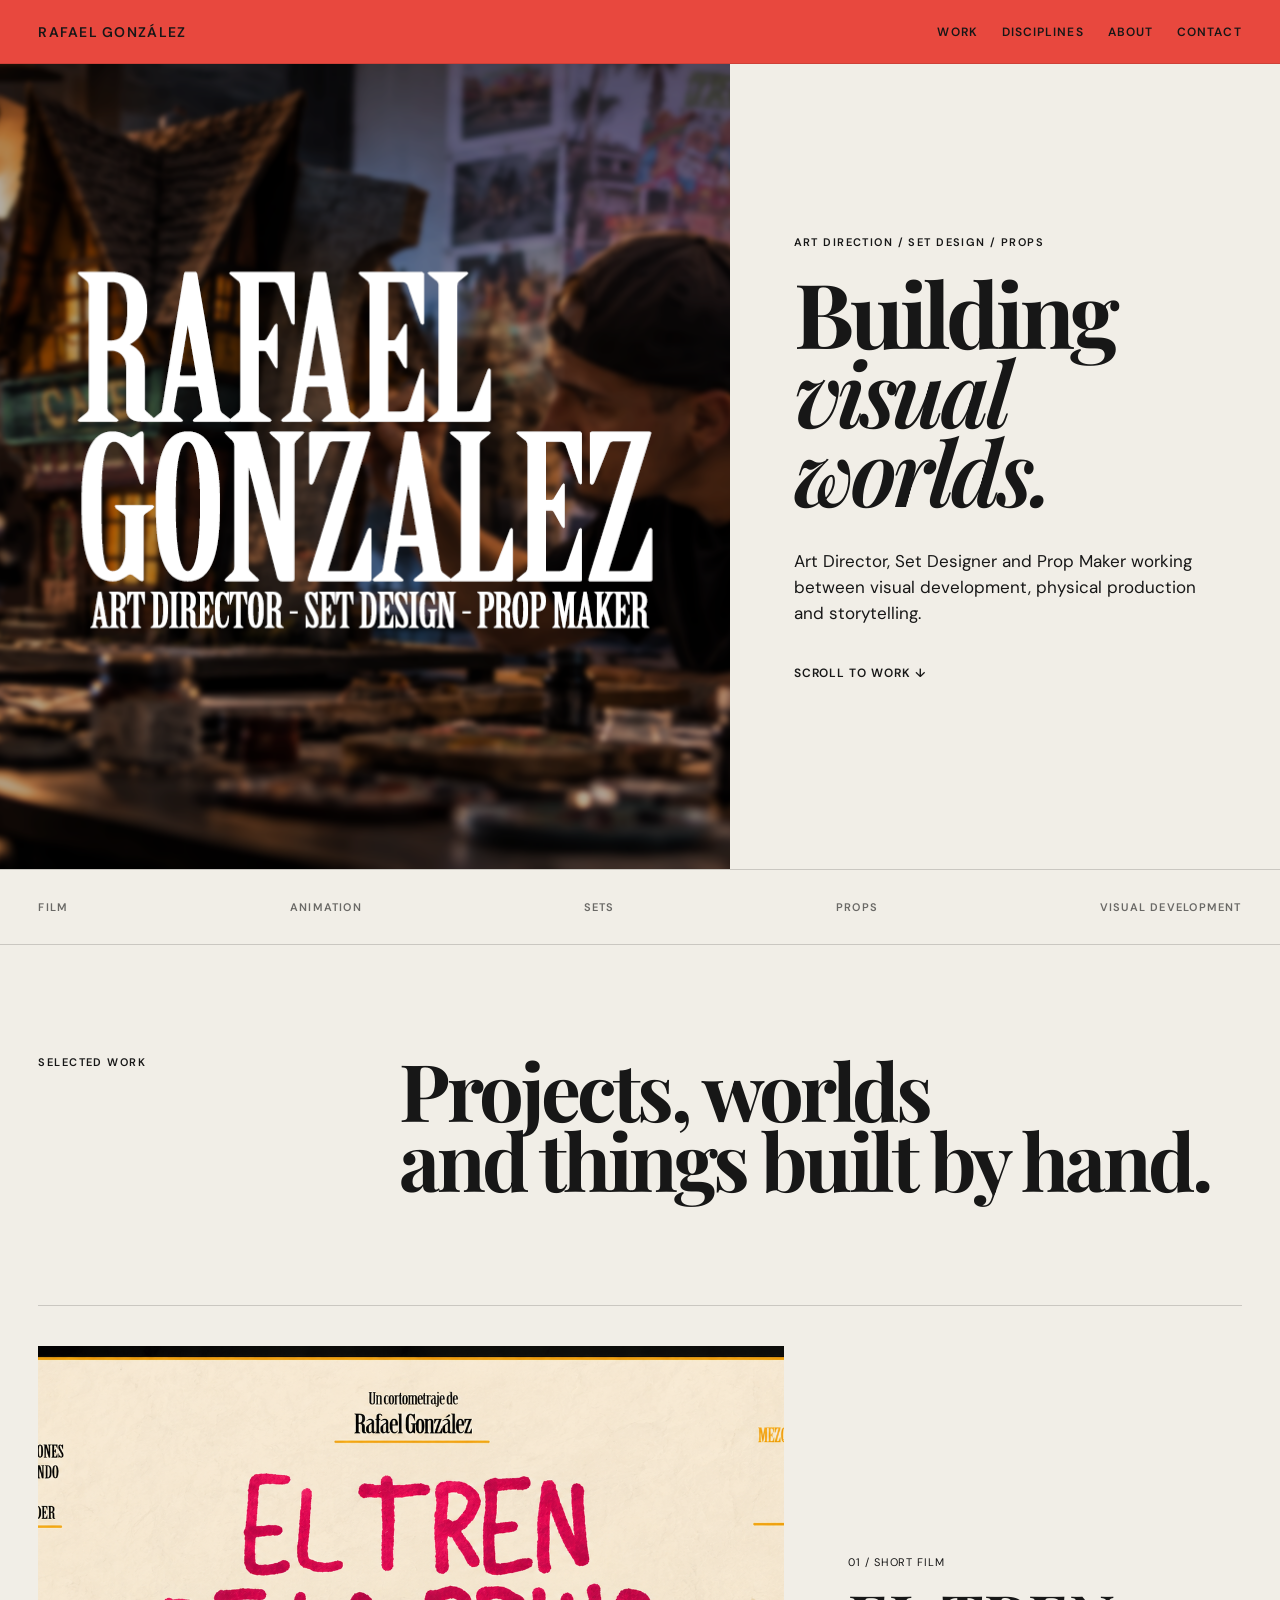
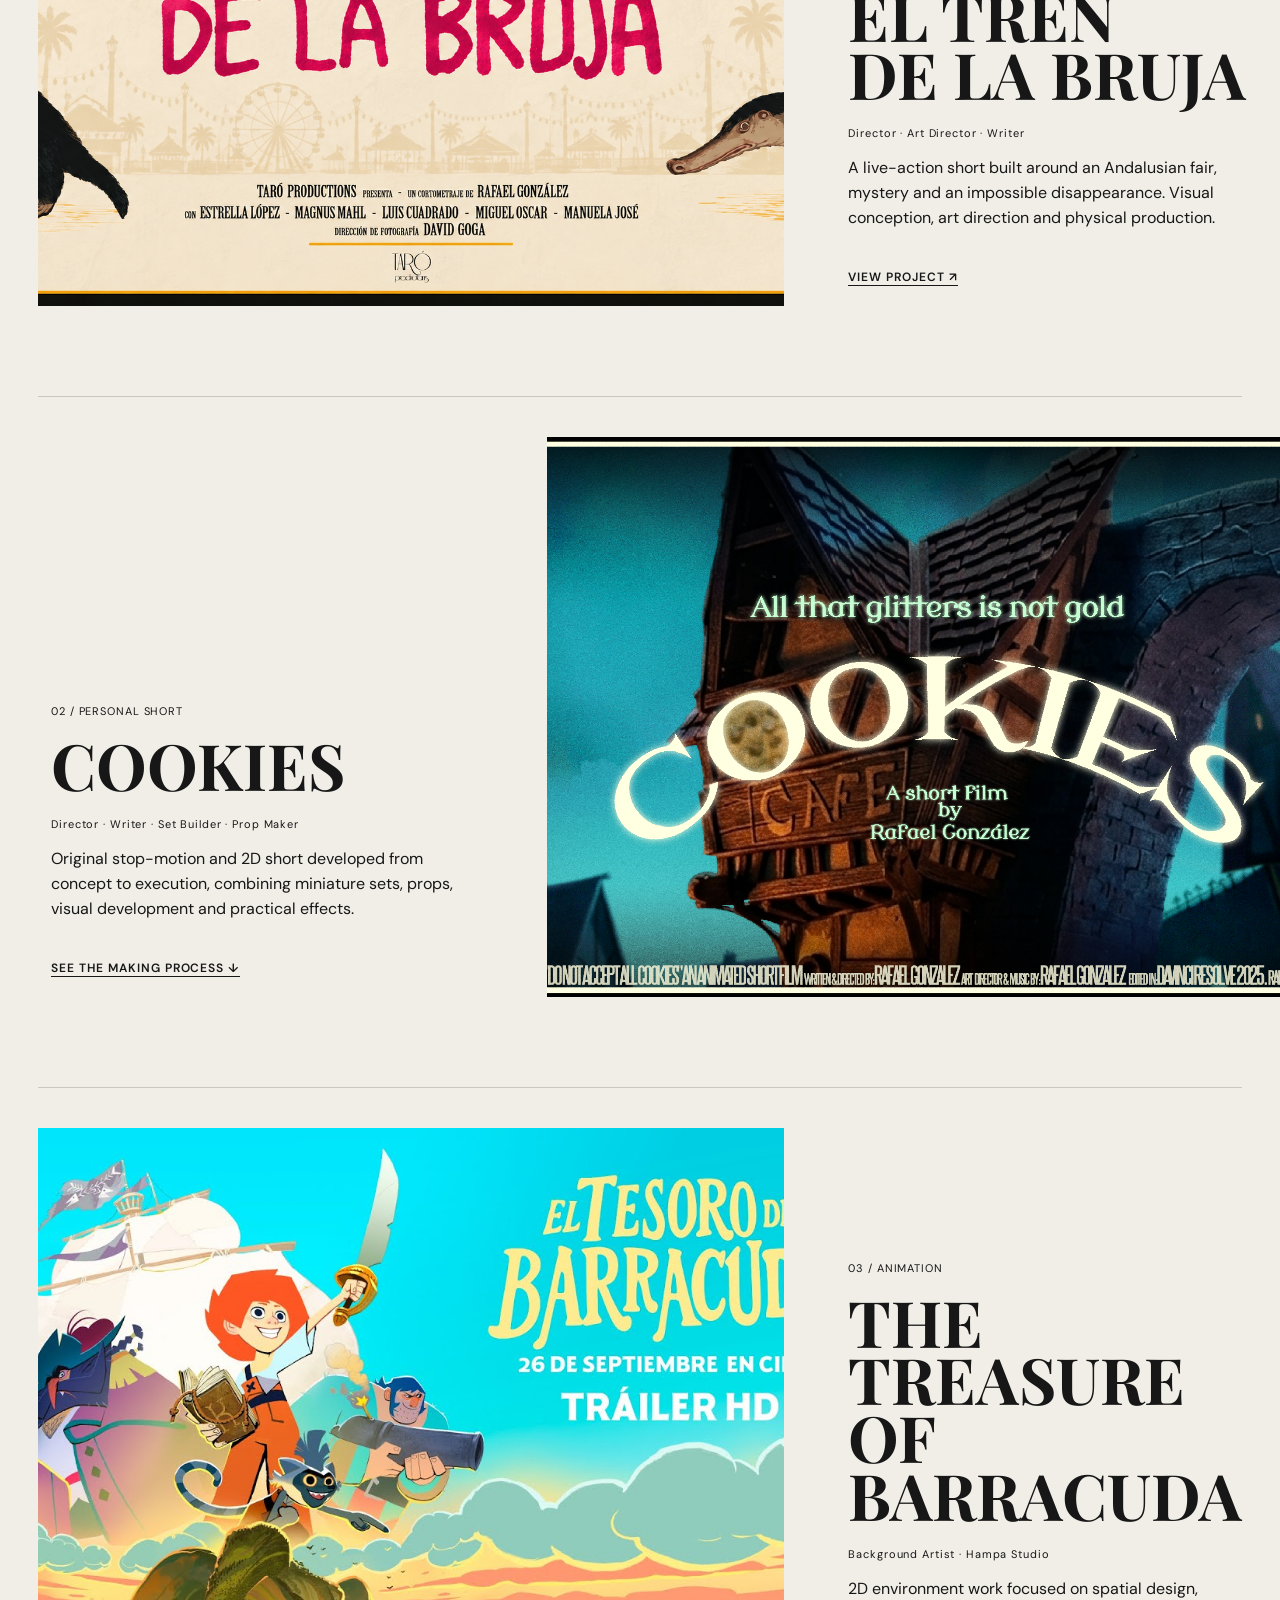
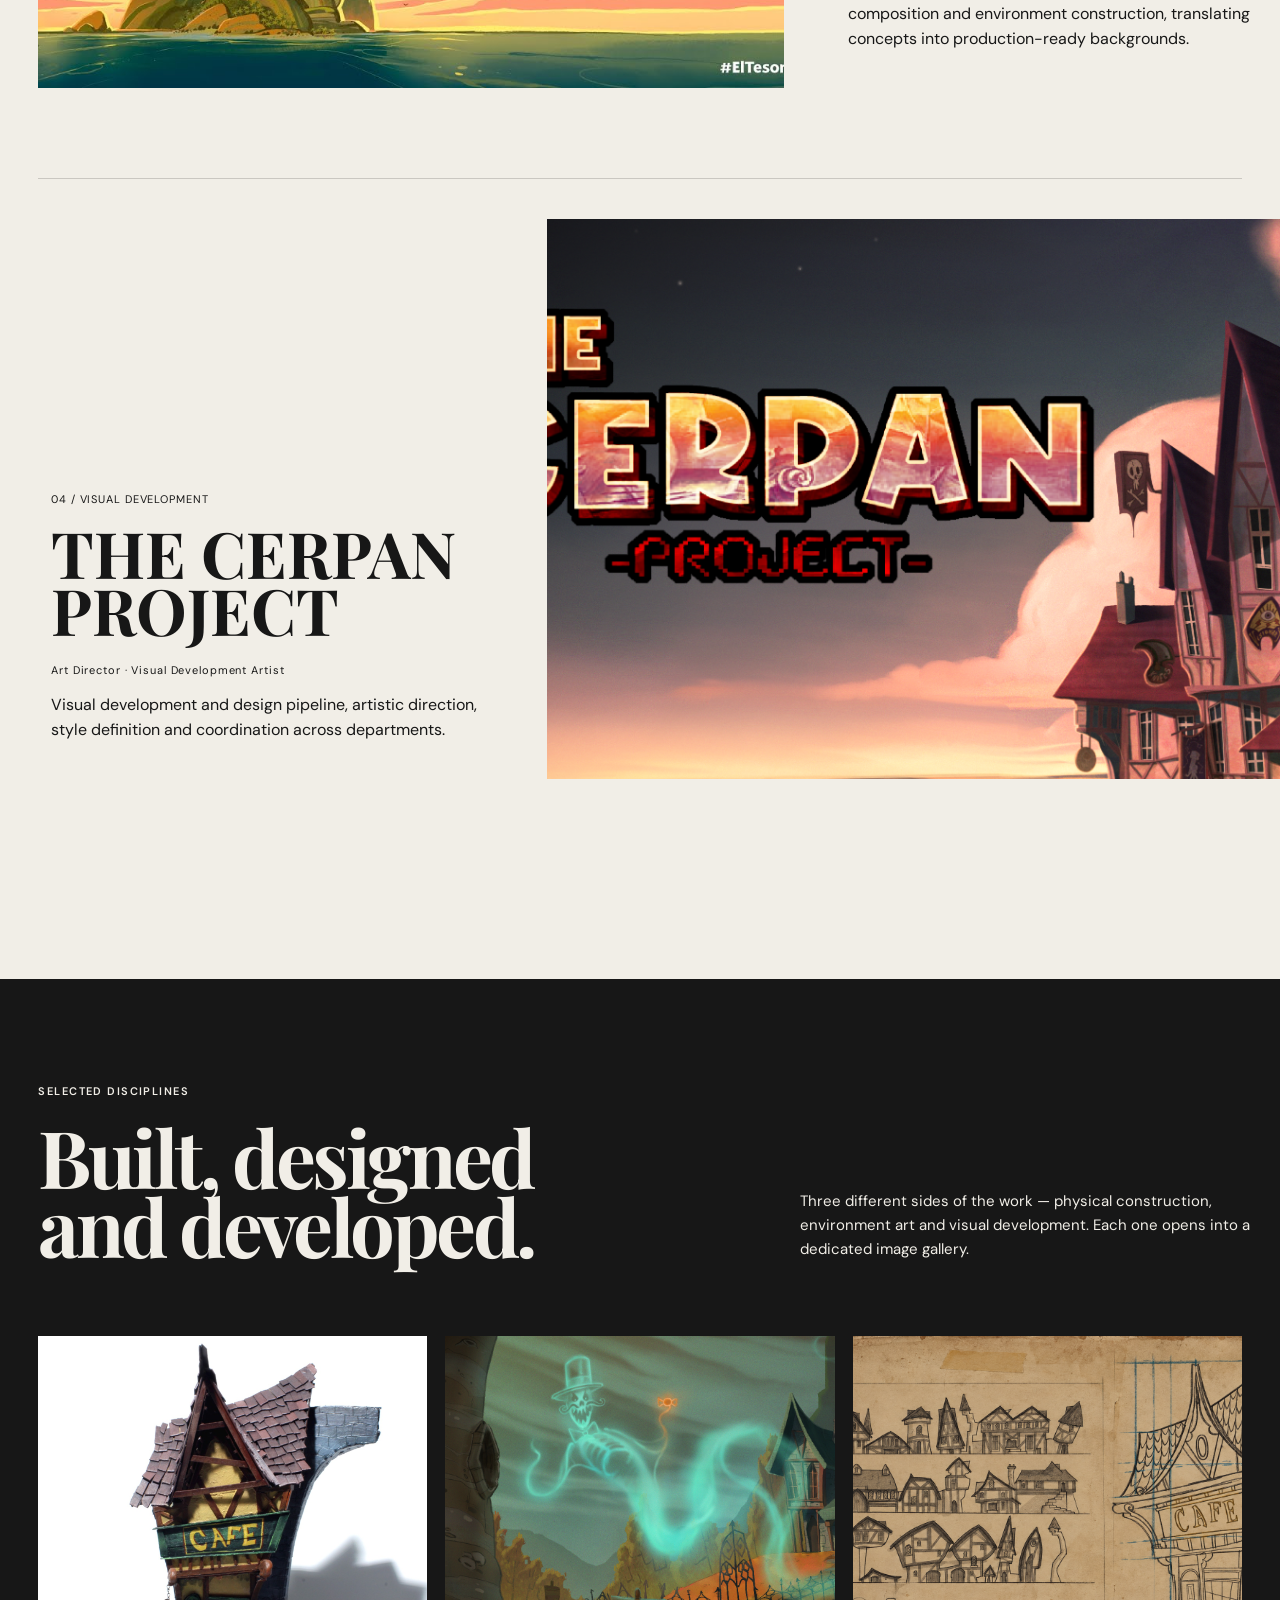
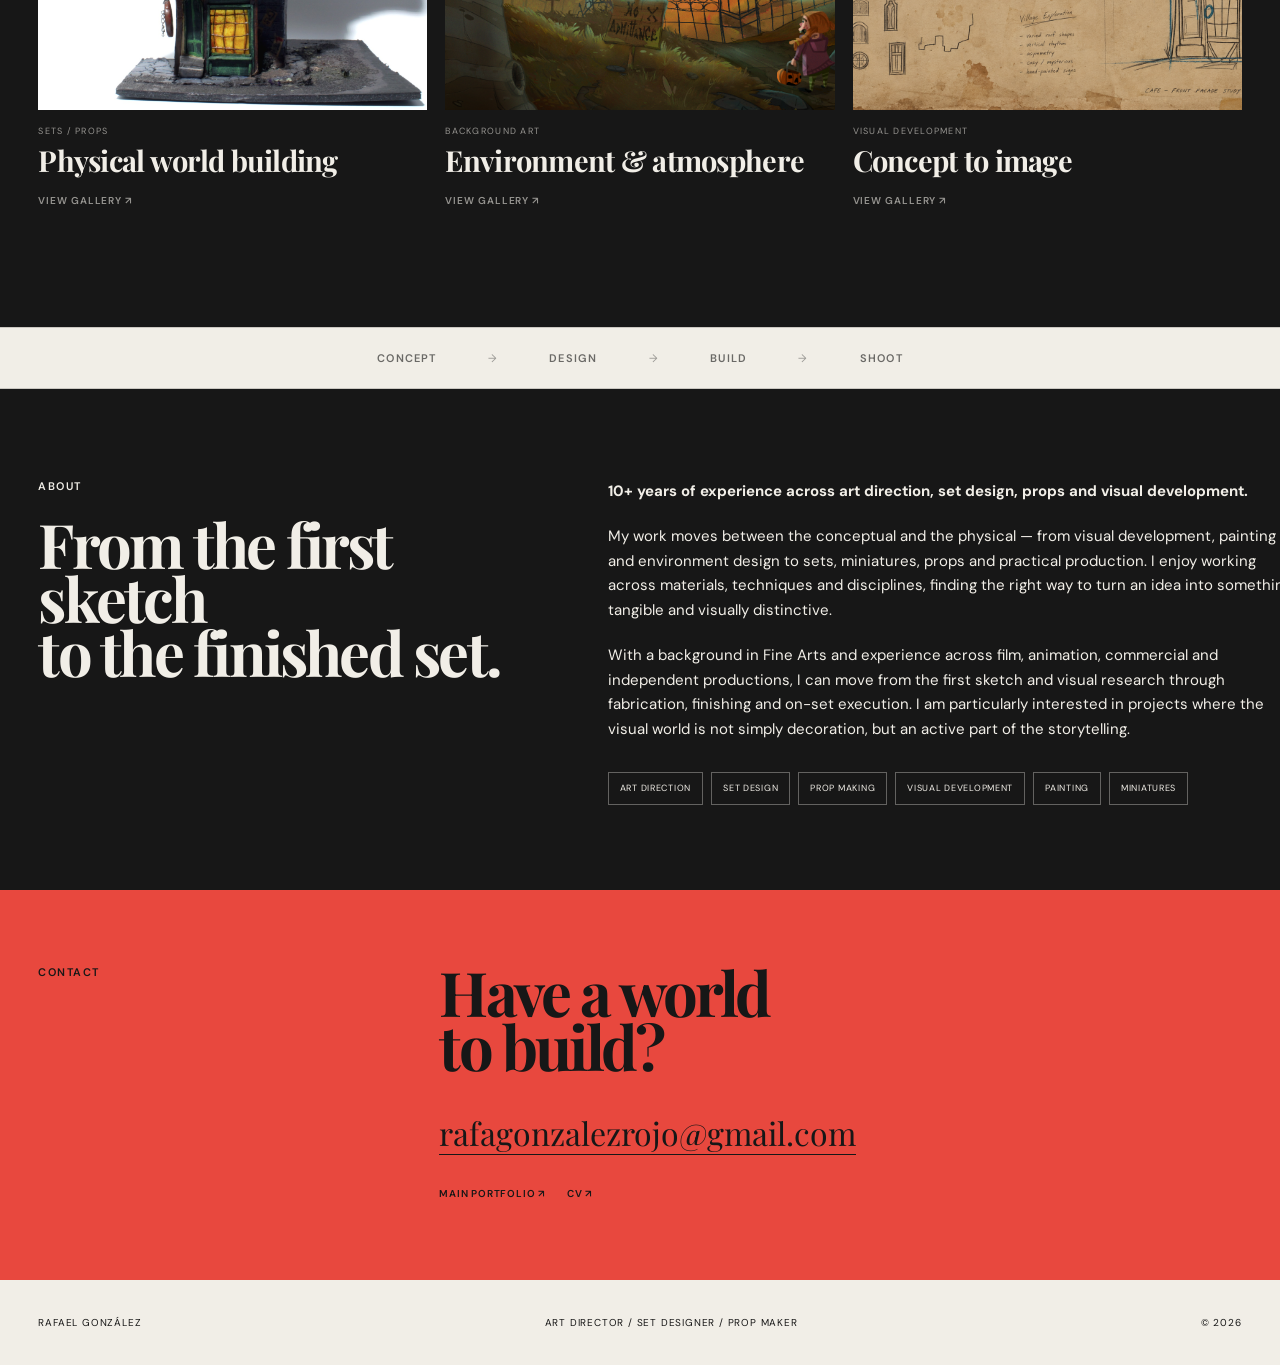
<file: index.html>
<!doctype html>
<html lang="en">
<head>
<meta charset="utf-8"><meta name="viewport" content="width=device-width,initial-scale=1">
<title>Rafael González — Art Direction</title>
<link rel="preconnect" href="https://fonts.googleapis.com"><link rel="preconnect" href="https://fonts.gstatic.com" crossorigin>
<link href="https://fonts.googleapis.com/css2?family=DM+Sans:wght@400;500;600&family=Playfair+Display:ital,wght@0,600;1,600&display=swap" rel="stylesheet">
<link rel="stylesheet" href="style.css">
</head>
<body>
<header class="nav"><a class="brand" href="#top">RAFAEL GONZÁLEZ</a><nav><a href="#work">WORK</a><a href="#built">DISCIPLINES</a><a href="#about">ABOUT</a><a href="#contact">CONTACT</a></nav></header>
<main id="top">
<section class="top-banner"><span>ART DIRECTION / SET DESIGN / PROPS / VISUAL DEVELOPMENT</span><span>BUILT · DESIGNED · DEVELOPED</span></section>
<section class="hero"><div class="hero-image"><img src="assets/hero1.jpg" alt="Art direction work by Rafael González"></div><div class="hero-copy"><p class="eyebrow">ART DIRECTION / SET DESIGN / PROPS</p><h1>Building<br><em>visual worlds.</em></h1><p class="lead">Art Director, Set Designer and Prop Maker working between visual development, physical production and storytelling.</p><a class="scroll" href="#work">SCROLL TO WORK ↓</a></div></section>

<section class="discipline-strip"><span>FILM</span><span>ANIMATION</span><span>SETS</span><span>PROPS</span><span>VISUAL DEVELOPMENT</span></section>

<section id="work" class="work"><div class="section-head"><p class="eyebrow">SELECTED WORK</p><h2>Projects, worlds<br>and things built by hand.</h2></div>
<article class="project"><a class="project-media" href="https://eltrendelabrujafilm.com/" target="_blank" rel="noopener"><img src="assets/project-01-19.jpg" alt="El Tren de la Bruja"></a><div class="project-info"><p class="index">01 / SHORT FILM</p><h3>EL TREN<br>DE LA BRUJA</h3><p class="role">Director · Art Director · Writer</p><p>A live-action short built around an Andalusian fair, mystery and an impossible disappearance. Visual conception, art direction and physical production.</p><a class="project-link" href="https://eltrendelabrujafilm.com/" target="_blank" rel="noopener">VIEW PROJECT ↗</a></div></article>
<article class="project reverse"><a class="project-media" href="#built"><img src="assets/project-01-08.jpg" alt="Cookies miniature work"></a><div class="project-info"><p class="index">02 / PERSONAL SHORT</p><h3>COOKIES</h3><p class="role">Director · Writer · Set Builder · Prop Maker</p><p>Original stop-motion and 2D short developed from concept to execution, combining miniature sets, props, visual development and practical effects.</p><a class="project-link" href="#built">SEE THE MAKING PROCESS ↓</a></div></article>
<article class="project"><div class="project-media"><img src="assets/BG_INT_003.jpg" alt="The Treasure of Barracuda background"></div><div class="project-info"><p class="index">03 / ANIMATION</p><h3>THE TREASURE<br>OF BARRACUDA</h3><p class="role">Background Artist · Hampa Studio</p><p>2D environment work focused on spatial design, composition and environment construction, translating concepts into production-ready backgrounds.</p></div></article>
<article class="project reverse"><div class="project-media"><img src="assets/TheCerpanProject_imagen1.png" alt="The Cerpan Project"></div><div class="project-info"><p class="index">04 / VISUAL DEVELOPMENT</p><h3>THE CERPAN<br>PROJECT</h3><p class="role">Art Director · Visual Development Artist</p><p>Visual development and design pipeline, artistic direction, style definition and coordination across departments.</p></div></article>
</section>

<section id="built" class="built">
<div class="built-head"><div><p class="eyebrow">SELECTED DISCIPLINES</p><h2>Built, designed<br>and developed.</h2></div><div class="built-intro"><p>Three different sides of the work — physical construction, environment art and visual development. Each one opens into a dedicated image gallery.</p></div></div>
<div class="discipline-cards">
<a class="discipline-card" href="sets-props.html"><div class="discipline-image"><img src="assets/hero2.jpg" alt="Sets and props"></div><div class="discipline-meta"><p>SETS / PROPS</p><h3>Physical world building</h3><span>VIEW GALLERY ↗</span></div></a>
<a class="discipline-card" href="background-art.html"><div class="discipline-image"><img src="assets/BG_EXT_003.jpg" alt="Background art"></div><div class="discipline-meta"><p>BACKGROUND ART</p><h3>Environment &amp; atmosphere</h3><span>VIEW GALLERY ↗</span></div></a>
<a class="discipline-card" href="visual-development.html"><div class="discipline-image"><img src="assets/TheCerpanProject_imagen2.png" alt="Visual development"></div><div class="discipline-meta"><p>VISUAL DEVELOPMENT</p><h3>Concept to image</h3><span>VIEW GALLERY ↗</span></div></a>
</div></section>

<section class="process-strip"><span>CONCEPT</span><b>→</b><span>DESIGN</span><b>→</b><span>BUILD</span><b>→</b><span>SHOOT</span></section>

<section class="about-contact">
<section id="about" class="about"><div class="about-title"><p class="eyebrow">ABOUT</p><h2>From the first sketch<br>to the finished set.</h2></div><div class="about-copy"><p><strong>10+ years of experience across art direction, set design, props and visual development.</strong></p><p>My work moves between the conceptual and the physical — from visual development, painting and environment design to sets, miniatures, props and practical production. I enjoy working across materials, techniques and disciplines, finding the right way to turn an idea into something tangible and visually distinctive.</p><p>With a background in Fine Arts and experience across film, animation, commercial and independent productions, I can move from the first sketch and visual research through fabrication, finishing and on-set execution. I am particularly interested in projects where the visual world is not simply decoration, but an active part of the storytelling.</p><div class="facts"><span>ART DIRECTION</span><span>SET DESIGN</span><span>PROP MAKING</span><span>VISUAL DEVELOPMENT</span><span>PAINTING</span><span>MINIATURES</span></div></div></section>
<section id="contact" class="contact"><div class="contact-label"><p class="eyebrow">CONTACT</p></div><div class="contact-right"><div class="contact-title"><h2>Have a world<br>to build?</h2></div><div class="contact-copy"><a class="mail" href="mailto:rafagonzalezrojo@gmail.com">rafagonzalezrojo@gmail.com</a><div class="contact-links"><a href="https://rafaelgonzalez.carrd.co/" target="_blank" rel="noopener">MAIN PORTFOLIO ↗</a><a href="https://drive.google.com/file/d/1x684Ln38DNmEgT-q2-3A6dJ-7lrVYdyC/preview" target="_blank" rel="noopener">CV ↗</a></div></div></div></section>
</section>
</main>
<footer><span>RAFAEL GONZÁLEZ</span><span>ART DIRECTOR / SET DESIGNER / PROP MAKER</span><span>© 2026</span></footer>
<script src="script.js"></script>
</body></html>
</file>
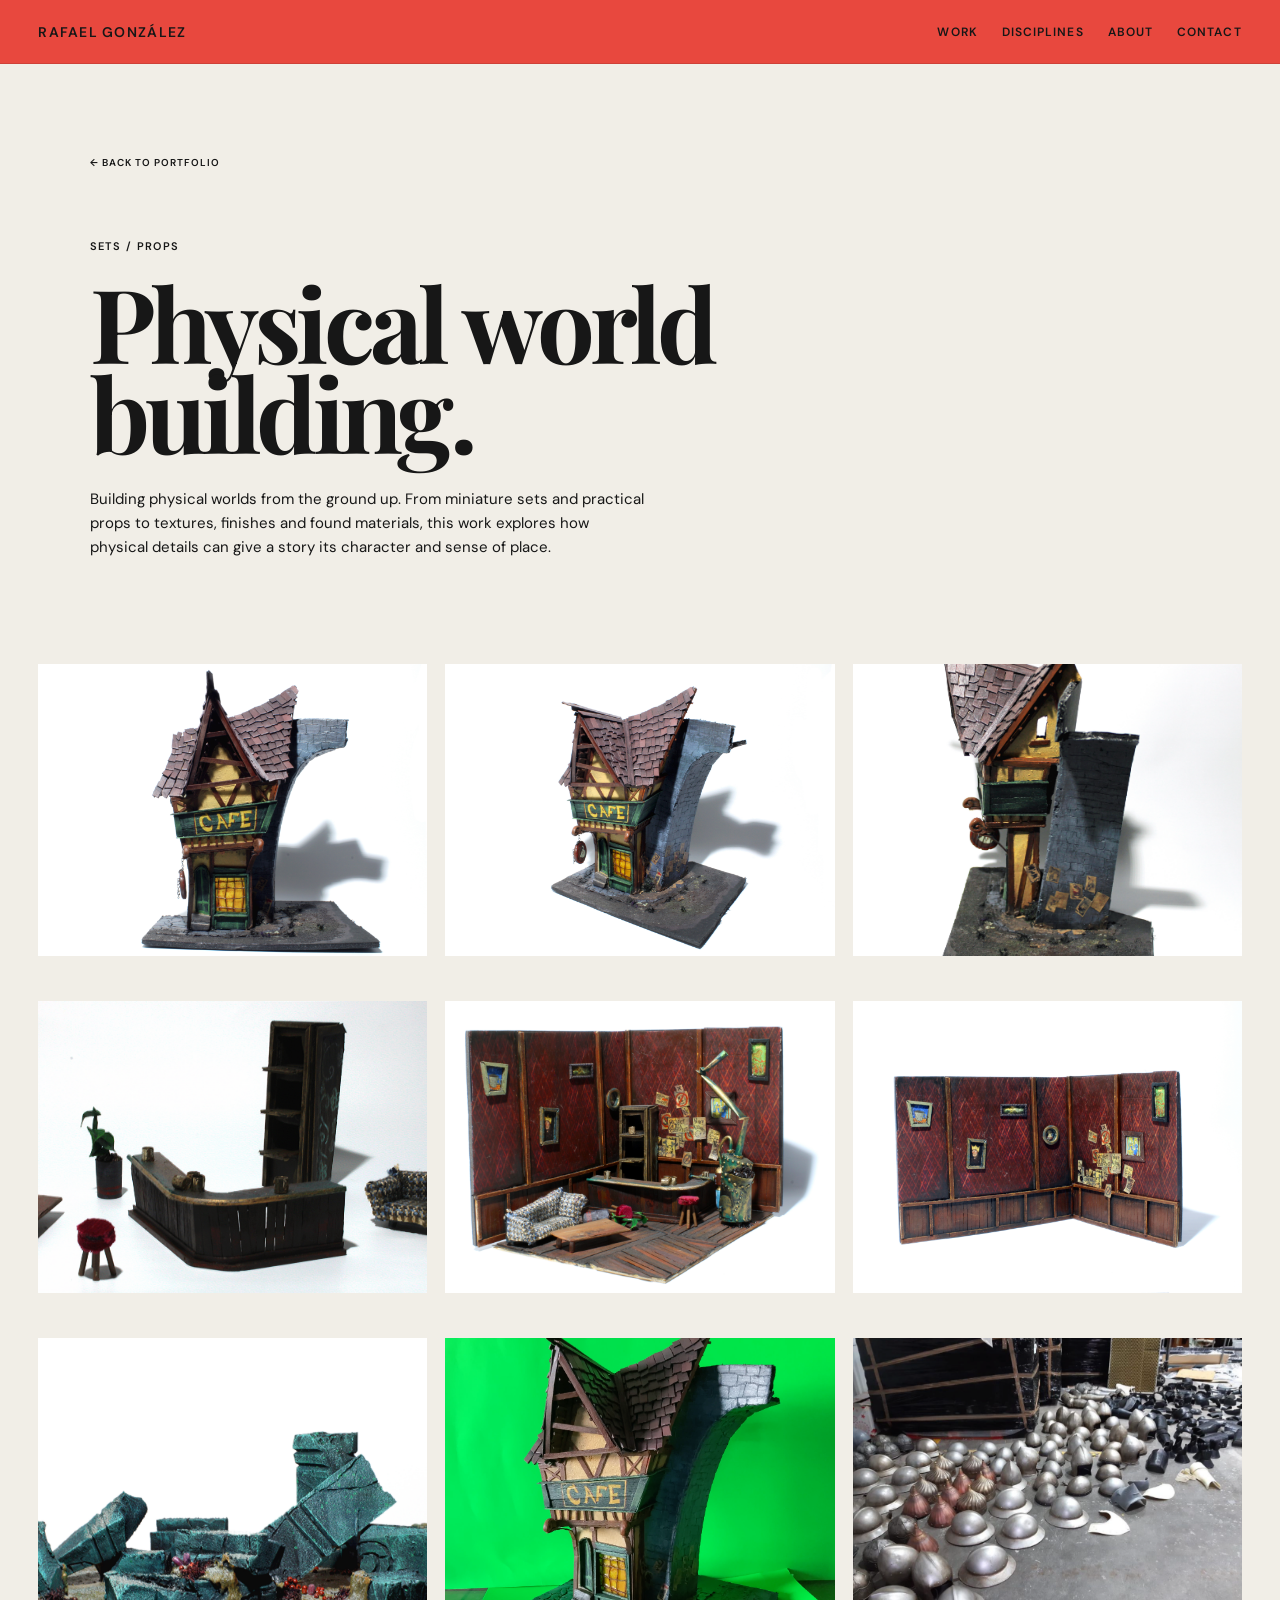
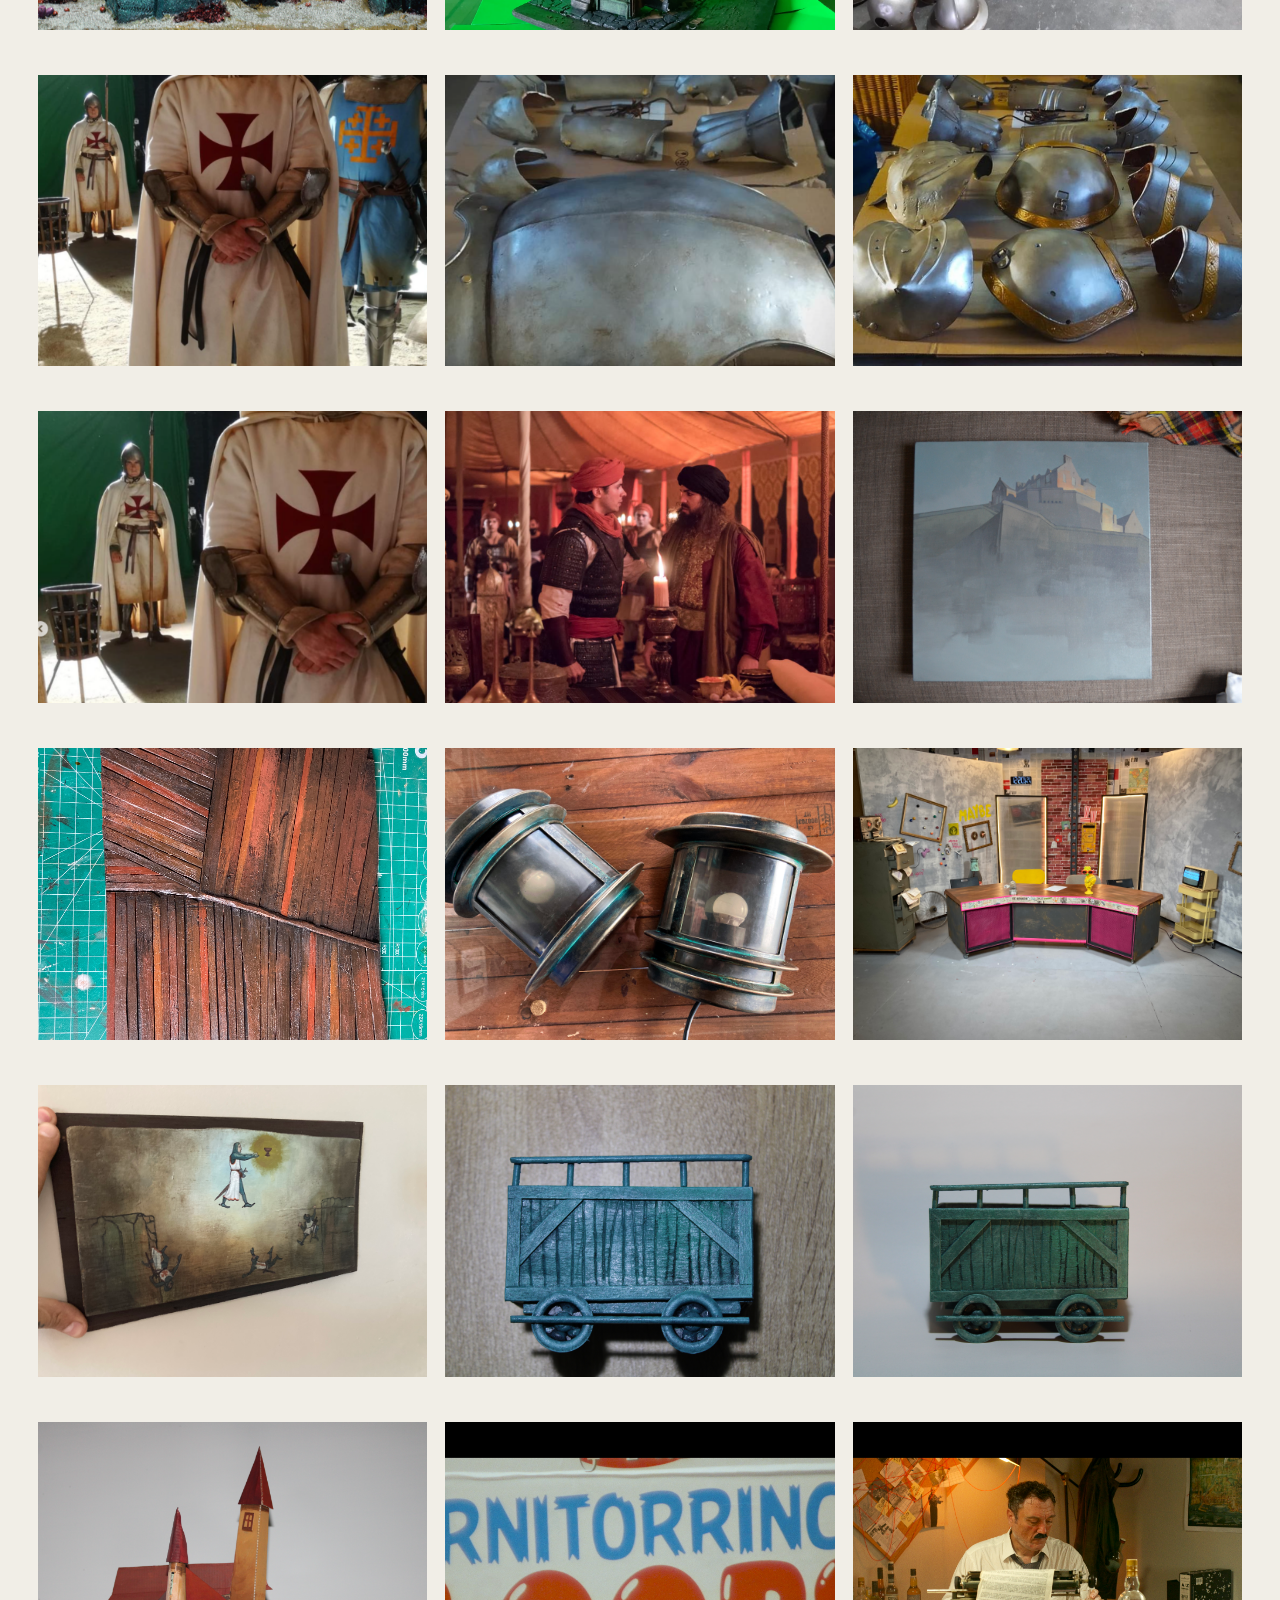
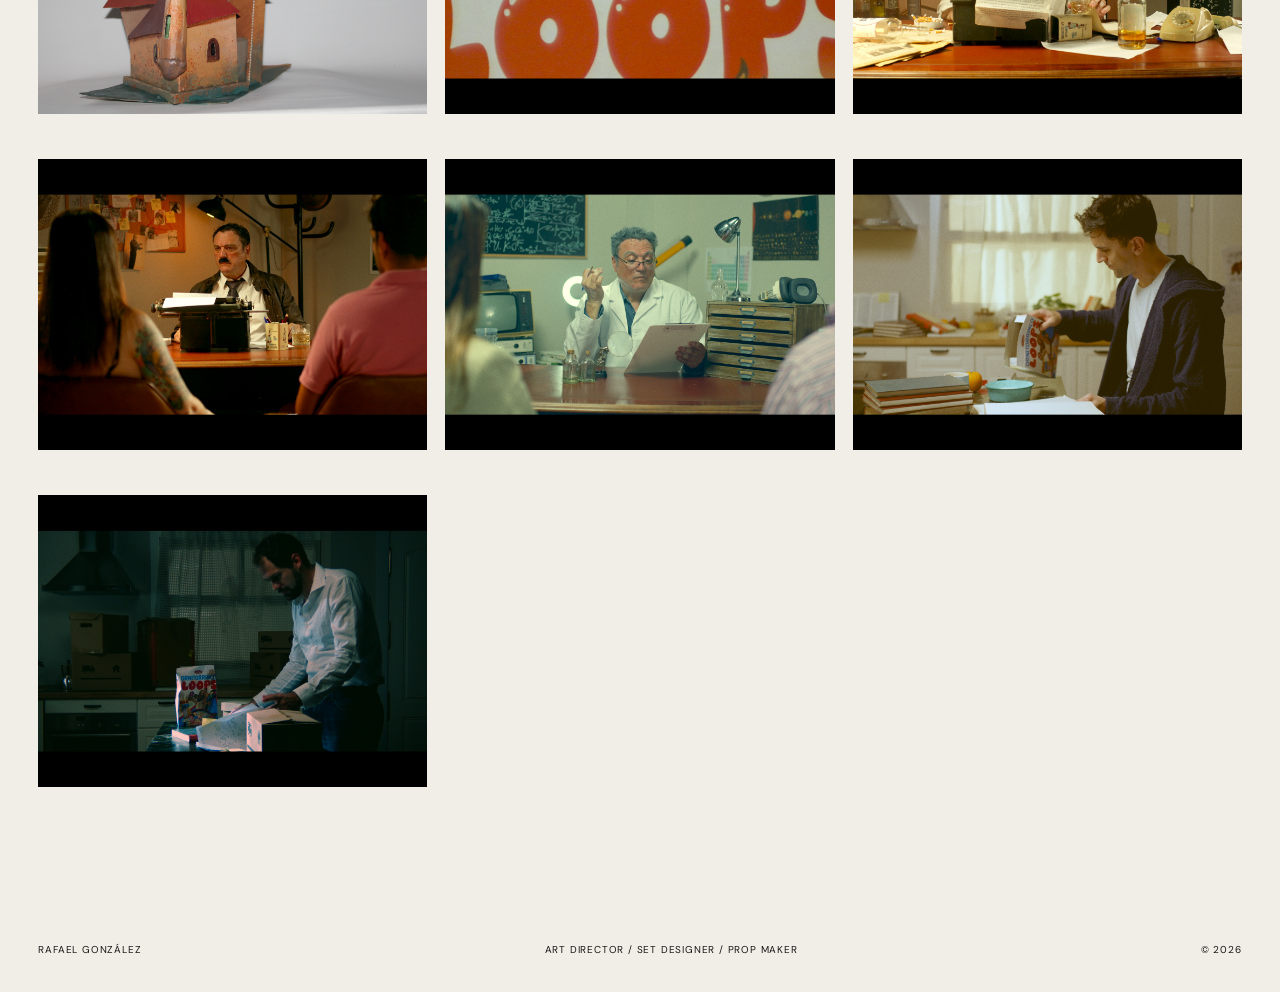
<file: sets-props.html>
<!doctype html>
<html lang="en">
<head>
  <meta charset="utf-8">
  <meta name="viewport" content="width=device-width,initial-scale=1">

  <title>Sets / Props — Rafael González</title>

  <link rel="preconnect" href="https://fonts.googleapis.com">
  <link rel="preconnect" href="https://fonts.gstatic.com" crossorigin>

  <link href="https://fonts.googleapis.com/css2?family=DM+Sans:wght@400;500;600&family=Playfair+Display:ital,wght@0,600;1,600&display=swap" rel="stylesheet">

  <link rel="stylesheet" href="style.css">
</head>

<body class="gallery-page">

<header class="nav">
  <a class="brand" href="index.html">RAFAEL GONZÁLEZ</a>

  <nav>
    <a href="index.html#work">WORK</a>
    <a href="index.html#built">DISCIPLINES</a>
    <a href="index.html#about">ABOUT</a>
    <a href="index.html#contact">CONTACT</a>
  </nav>
</header>

<main>

  <section class="gallery-hero">
    <a class="back" href="index.html#built">← BACK TO PORTFOLIO</a>

    <p class="eyebrow">SETS / PROPS</p>

    <h1>Physical world building.</h1>

    <p>
      Building physical worlds from the ground up. From miniature sets and practical props to textures, finishes and found materials, this work explores how physical details can give a story its character and sense of place.
    </p>
  </section>

  <section class="image-grid">

    <figure>
      <a href="assets/sets-props-01.jpg" target="_blank" rel="noopener">
        <div class="gallery-image"><img src="assets/sets-props-01.jpg" alt="Set / miniature"></div>
      </a>
    </figure>

    <figure>
      <a href="assets/sets-props-02.jpg" target="_blank" rel="noopener">
        <div class="gallery-image"><img src="assets/sets-props-02.jpg" alt="Prop fabrication"></div>
      </a>
    </figure>

    <figure>
      <a href="assets/sets-props-03.jpg" target="_blank" rel="noopener">
        <div class="gallery-image"><img src="assets/sets-props-03.jpg" alt="Practical production"></div>
      </a>
    </figure>

    <figure>
      <a href="assets/sets-props-04.jpg" target="_blank" rel="noopener">
        <div class="gallery-image"><img src="assets/sets-props-04.jpg" alt="Miniature set"></div>
      </a>
    </figure>

    <figure>
      <a href="assets/sets-props-05.jpg" target="_blank" rel="noopener">
        <div class="gallery-image"><img src="assets/sets-props-05.jpg" alt="Physical build"></div>
      </a>
    </figure>

    <figure>
      <a href="assets/sets-props-06.jpg" target="_blank" rel="noopener">
        <div class="gallery-image"><img src="assets/sets-props-06.jpg" alt="Image 06"></div>
      </a>
    </figure>

    <figure>
      <a href="assets/sets-props-07.jpg" target="_blank" rel="noopener">
        <div class="gallery-image"><img src="assets/sets-props-07.jpg" alt="Image 07"></div>
      </a>
    </figure>

    <figure>
      <a href="assets/sets-props-08.jpg" target="_blank" rel="noopener">
        <div class="gallery-image"><img src="assets/sets-props-08.jpg" alt="Image 08"></div>
      </a>
    </figure>

    <figure>
      <a href="assets/sets-props-09.jpg" target="_blank" rel="noopener">
        <div class="gallery-image"><img src="assets/sets-props-09.jpg" alt="Image 09"></div>
      </a>
    </figure>

    <figure>
      <a href="assets/sets-props-10.jpg" target="_blank" rel="noopener">
        <div class="gallery-image"><img src="assets/sets-props-10.jpg" alt="Image 10"></div>
      </a>
    </figure>

    <figure>
      <a href="assets/sets-props-11.jpg" target="_blank" rel="noopener">
        <div class="gallery-image"><img src="assets/sets-props-11.jpg" alt="Image 11"></div>
      </a>
    </figure>

    <figure>
      <a href="assets/sets-props-12.jpg" target="_blank" rel="noopener">
        <div class="gallery-image"><img src="assets/sets-props-12.jpg" alt="Image 12"></div>
      </a>
    </figure>

    <figure>
      <a href="assets/sets-props-13.jpg" target="_blank" rel="noopener">
        <div class="gallery-image"><img src="assets/sets-props-13.jpg" alt="Image 13"></div>
      </a>
    </figure>

    <figure>
      <a href="assets/sets-props-14.jpg" target="_blank" rel="noopener">
        <div class="gallery-image"><img src="assets/sets-props-14.jpg" alt="Image 14"></div>
      </a>
    </figure>

    <figure>
      <a href="assets/sets-props-15.jpg" target="_blank" rel="noopener">
        <div class="gallery-image"><img src="assets/sets-props-15.jpg" alt="Image 15"></div>
      </a>
    </figure>

    <figure>
      <a href="assets/sets-props-17.jpg" target="_blank" rel="noopener">
        <div class="gallery-image"><img src="assets/sets-props-17.jpg" alt="Image 17"></div>
      </a>
    </figure>

    <figure>
      <a href="assets/sets-props-18.jpg" target="_blank" rel="noopener">
        <div class="gallery-image"><img src="assets/sets-props-18.jpg" alt="Image 18"></div>
      </a>
    </figure>

    <figure>
      <a href="assets/sets-props-19.jpg" target="_blank" rel="noopener">
        <div class="gallery-image"><img src="assets/sets-props-19.jpg" alt="Image 19"></div>
      </a>
    </figure>


    <figure>
      <a href="assets/sets-props-21.jpg" target="_blank" rel="noopener">
        <div class="gallery-image"><img src="assets/sets-props-21.jpg" alt="Image 21"></div>
      </a>
    </figure>

    <figure>
      <a href="assets/sets-props-22.jpg" target="_blank" rel="noopener">
        <div class="gallery-image"><img src="assets/sets-props-22.jpg" alt="Image 22"></div>
      </a>
    </figure>

    <figure>
      <a href="assets/sets-props-23.jpg" target="_blank" rel="noopener">
        <div class="gallery-image"><img src="assets/sets-props-23.jpg" alt="Image 23"></div>
      </a>
    </figure>

    <figure>
      <a href="assets/sets-props-24.jpg" target="_blank" rel="noopener">
        <div class="gallery-image"><img src="assets/sets-props-24.jpg" alt="Image 24"></div>
      </a>
    </figure>

    <figure>
      <a href="assets/sets-props-25.jpg" target="_blank" rel="noopener">
        <div class="gallery-image"><img src="assets/sets-props-25.jpg" alt="Image 25"></div>
      </a>
    </figure>

    <figure>
      <a href="assets/sets-props-26.jpg" target="_blank" rel="noopener">
        <div class="gallery-image"><img src="assets/sets-props-26.jpg" alt="Image 26"></div>
      </a>
    </figure>

    <figure>
      <a href="assets/sets-props-27.jpg" target="_blank" rel="noopener">
        <div class="gallery-image"><img src="assets/sets-props-27.jpg" alt="Image 27"></div>
      </a>
    </figure>

    <figure>
      <a href="assets/sets-props-28.jpg" target="_blank" rel="noopener">
        <div class="gallery-image"><img src="assets/sets-props-28.jpg" alt="Image 28"></div>
      </a>
    </figure>

    <figure>
      <a href="assets/sets-props-29.jpg" target="_blank" rel="noopener">
        <div class="gallery-image"><img src="assets/sets-props-29.jpg" alt="Image 29"></div>
      </a>
    </figure>

    <figure>
      <a href="assets/sets-props-30.jpg" target="_blank" rel="noopener">
        <div class="gallery-image"><img src="assets/sets-props-30.jpg" alt="Image 30"></div>
      </a>
    </figure>

  </section>

</main>

<footer>
  <span>RAFAEL GONZÁLEZ</span>
  <span>ART DIRECTOR / SET DESIGNER / PROP MAKER</span>
  <span>© 2026</span>
</footer>

</body>
</html>
</file>
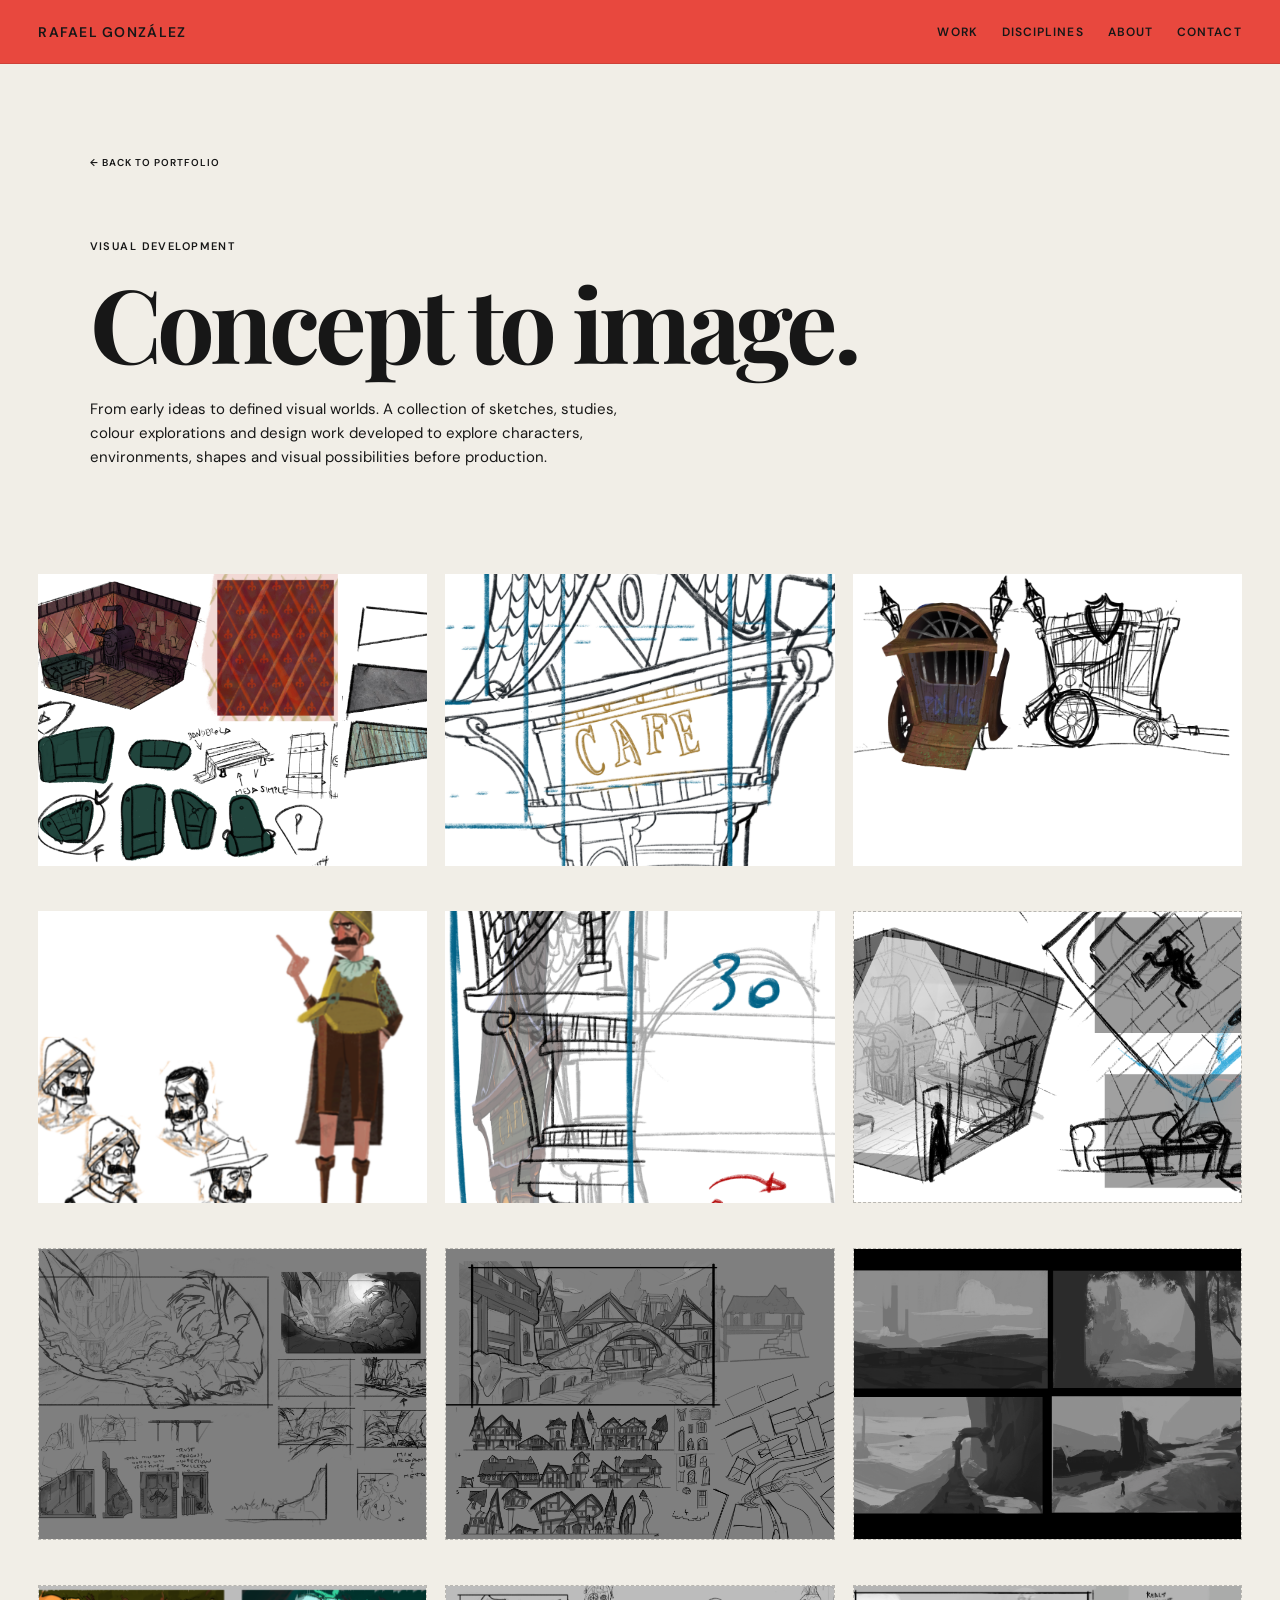
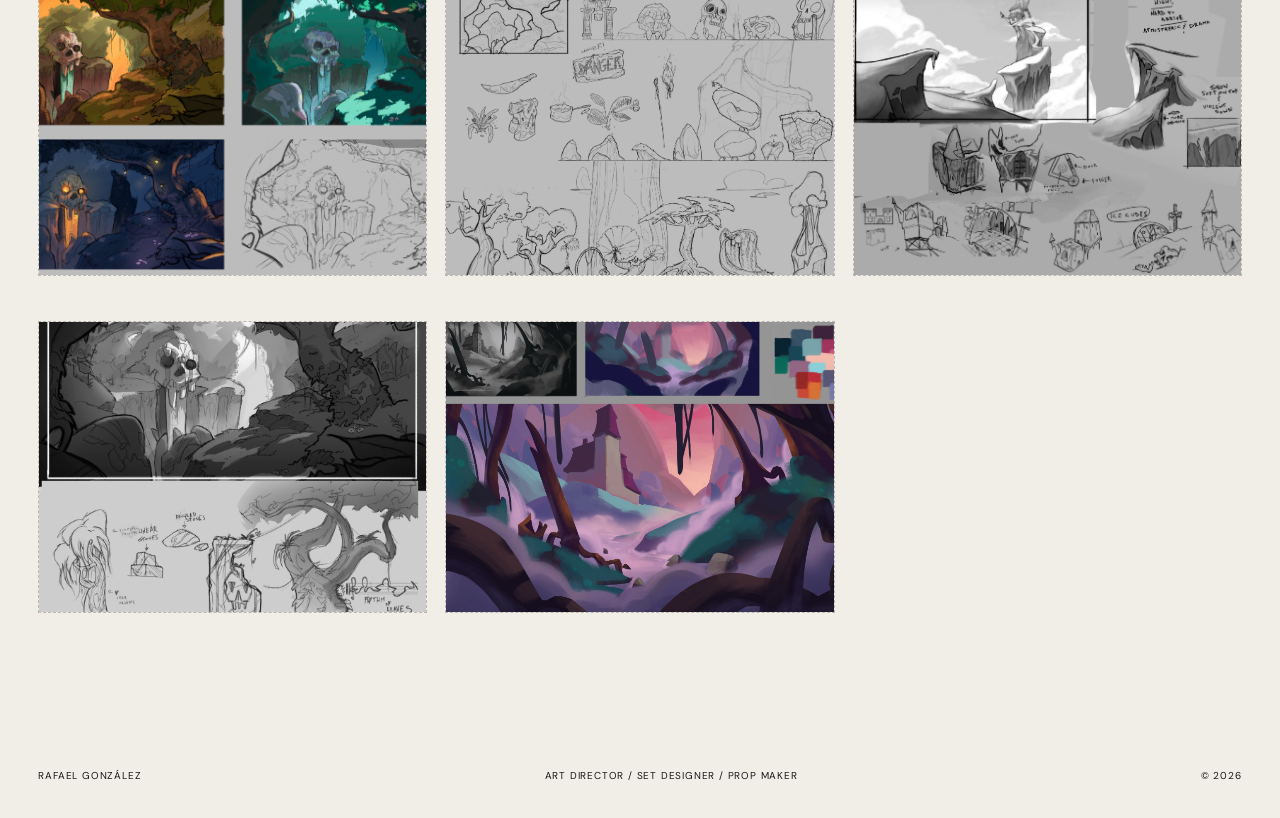
<file: visual-development.html>
<!doctype html>
<html lang="en">
<head>
  <meta charset="utf-8">
  <meta name="viewport" content="width=device-width,initial-scale=1">

  <title>Visual Development — Rafael González</title>

  <link rel="preconnect" href="https://fonts.googleapis.com">
  <link rel="preconnect" href="https://fonts.gstatic.com" crossorigin>

  <link href="https://fonts.googleapis.com/css2?family=DM+Sans:wght@400;500;600&family=Playfair+Display:ital,wght@0,600;1,600&display=swap" rel="stylesheet">

  <link rel="stylesheet" href="style.css">
</head>

<body class="gallery-page">

<header class="nav">
  <a class="brand" href="index.html">RAFAEL GONZÁLEZ</a>

  <nav>
    <a href="index.html#work">WORK</a>
    <a href="index.html#built">DISCIPLINES</a>
    <a href="index.html#about">ABOUT</a>
    <a href="index.html#contact">CONTACT</a>
  </nav>
</header>

<main>

  <section class="gallery-hero">
    <a class="back" href="index.html#built">← BACK TO PORTFOLIO</a>

    <p class="eyebrow">VISUAL DEVELOPMENT</p>

    <h1>Concept to image.</h1>

    <p>
      From early ideas to defined visual worlds. A collection of sketches, studies, colour explorations and design work developed to explore characters, environments, shapes and visual possibilities before production.
    </p>
  </section>

  <section class="image-grid">

    <figure>
      <a href="assets/visual-development-01.jpg" target="_blank" rel="noopener">
        <div class="gallery-image">
          <img src="assets/visual-development-01.jpg" alt="Concept development">
        </div>
      </a>
    </figure>

    <figure>
      <a href="assets/visual-development-02.jpg" target="_blank" rel="noopener">
        <div class="gallery-image">
          <img src="assets/visual-development-02.jpg" alt="Visual development">
        </div>
      </a>
    </figure>

    <figure>
      <a href="assets/visual-development-03.jpg" target="_blank" rel="noopener">
        <div class="gallery-image">
          <img src="assets/visual-development-03.jpg" alt="Environment design">
        </div>
      </a>
    </figure>

    <figure>
      <a href="assets/visual-development-04.jpg" target="_blank" rel="noopener">
        <div class="gallery-image">
          <img src="assets/visual-development-04.jpg" alt="Colour / environment">
        </div>
      </a>
    </figure>

    <figure>
      <a href="assets/visual-development-05.jpg" target="_blank" rel="noopener">
        <div class="gallery-image">
          <img src="assets/visual-development-05.jpg" alt="Visual reference">
        </div>
      </a>
    </figure>

    <figure class="gallery-placeholder">
      <a href="assets/visual-development-06.jpg" target="_blank" rel="noopener">
        <div class="gallery-image">
          <img src="assets/visual-development-06.jpg" alt="Image 06">
        </div>
      </a>
    </figure>

    <figure class="gallery-placeholder">
      <a href="assets/visual-development-07.jpg" target="_blank" rel="noopener">
        <div class="gallery-image">
          <img src="assets/visual-development-07.jpg" alt="Image 07">
        </div>
      </a>
    </figure>

    <figure class="gallery-placeholder">
      <a href="assets/visual-development-08.jpg" target="_blank" rel="noopener">
        <div class="gallery-image">
          <img src="assets/visual-development-08.jpg" alt="Image 08">
        </div>
      </a>
    </figure>

    <figure class="gallery-placeholder">
      <a href="assets/visual-development-09.jpg" target="_blank" rel="noopener">
        <div class="gallery-image">
          <img src="assets/visual-development-09.jpg" alt="Image 09">
        </div>
      </a>
    </figure>

    <figure class="gallery-placeholder">
      <a href="assets/visual-development-10.jpg" target="_blank" rel="noopener">
        <div class="gallery-image">
          <img src="assets/visual-development-10.jpg" alt="Image 10">
        </div>
      </a>
    </figure>

    <figure class="gallery-placeholder">
      <a href="assets/visual-development-12.jpg" target="_blank" rel="noopener">
        <div class="gallery-image">
          <img src="assets/visual-development-12.jpg" alt="Image 12">
        </div>
      </a>
    </figure>

    <figure class="gallery-placeholder">
      <a href="assets/visual-development-13.jpg" target="_blank" rel="noopener">
        <div class="gallery-image">
          <img src="assets/visual-development-13.jpg" alt="Image 13">
        </div>
      </a>
    </figure>

    <figure class="gallery-placeholder">
      <a href="assets/visual-development-14.jpg" target="_blank" rel="noopener">
        <div class="gallery-image">
          <img src="assets/visual-development-14.jpg" alt="Image 14">
        </div>
      </a>
    </figure>

    <figure class="gallery-placeholder">
      <a href="assets/visual-development-15.jpg" target="_blank" rel="noopener">
        <div class="gallery-image">
          <img src="assets/visual-development-15.jpg" alt="Image 15">
        </div>
      </a>
    </figure>

  </section>

</main>

<footer>
  <span>RAFAEL GONZÁLEZ</span>
  <span>ART DIRECTOR / SET DESIGNER / PROP MAKER</span>
  <span>© 2026</span>
</footer>

</body>
</html>
</file>
<file: style.css>
:root{--cream:#f1eee7;--ink:#171717;--red:#e8483e;--line:rgba(23,23,23,.18);--muted:rgba(23,23,23,.58)}
*{box-sizing:border-box}
html{scroll-behavior:smooth}
body{margin:0;background:var(--cream);color:var(--ink);font-family:'DM Sans',sans-serif}
a{color:inherit}
.nav{position:fixed;z-index:20;top:0;left:0;width:100%;height:64px;padding:0 3vw;display:flex;align-items:center;justify-content:space-between;background:var(--red);border-bottom:1px solid rgba(23,23,23,.12)}
.nav a{color:var(--ink);text-decoration:none;font-size:12px;font-weight:600;letter-spacing:.09em}
.nav nav{display:flex;gap:24px}.brand{font-size:14px!important}

.hero{min-height:calc(100vh - 52px);display:grid;grid-template-columns:57% 43%}
.hero-image{min-height:calc(100vh - 52px);overflow:hidden}.hero-image img{width:100%;height:100%;object-fit:cover;display:block}
.hero-copy{padding:7vw 5vw 5vw;display:flex;flex-direction:column;justify-content:center}
.eyebrow{font-size:11px;font-weight:600;letter-spacing:.13em;margin:0 0 24px}
.hero h1,.section-head h2,.about h2,.contact h2{font-family:'Playfair Display',serif;font-size:clamp(52px,7vw,112px);line-height:.88;letter-spacing:-.045em;margin:0}
.hero h1 em{font-weight:600}.lead{max-width:510px;font-size:17px;line-height:1.55;margin:38px 0}
.scroll,.project-link{color:inherit;text-decoration:none;font-size:12px;font-weight:600;letter-spacing:.08em}

/* Subtle discipline strip — deliberately not red */
.discipline-strip{background:var(--cream);min-height:76px;padding:0 3vw;display:flex;align-items:center;justify-content:space-between;gap:20px;border-top:1px solid var(--line);border-bottom:1px solid var(--line);font-size:11px;font-weight:600;letter-spacing:.11em;color:rgba(23,23,23,.62)}

.work{padding:110px 3vw}.section-head{display:grid;grid-template-columns:30% 70%;margin-bottom:110px}.section-head h2{font-size:clamp(48px,6.2vw,95px)}
.project{display:grid;grid-template-columns:62% 38%;min-height:620px;border-top:1px solid var(--line);padding:40px 0 90px;gap:4vw}
.project.reverse{grid-template-columns:38% 62%}.project.reverse .project-media{order:2}
.project-media{display:block;overflow:hidden;min-height:560px}.project-media img{width:100%;height:100%;object-fit:cover;display:block;transition:transform .7s ease}.project-media:hover img{transform:scale(1.015)}
.project-info{align-self:end;padding:0 1vw 20px}.index,.role{font-size:11px;letter-spacing:.08em}.project-info h3{font-family:'Playfair Display',serif;font-size:clamp(44px,5vw,78px);line-height:.9;margin:18px 0 24px}.project-info>p:not(.index):not(.role){max-width:430px;line-height:1.55}.project-link{display:inline-block;margin-top:22px;border-bottom:1px solid}

/* Three clickable discipline cards */
.built{padding:105px 3vw 120px;background:var(--ink);color:var(--cream)}
.built-head{display:grid;grid-template-columns:58% 42%;gap:5vw;align-items:end;margin-bottom:75px}.built-head h2{font-family:'Playfair Display',serif;font-size:clamp(48px,6.2vw,95px);line-height:.88;letter-spacing:-.045em;margin:0}.built-intro{max-width:520px;font-size:15px;line-height:1.6}.built-intro p{margin:0}
.discipline-cards{display:grid;grid-template-columns:repeat(3,1fr);gap:18px}
.discipline-card{text-decoration:none;display:block;min-width:0}
.discipline-image{aspect-ratio:1.04/1;overflow:hidden;background:#ddd8ce}
.discipline-image img{width:100%;height:100%;object-fit:cover;display:block;transition:transform .7s ease}
.discipline-card:hover .discipline-image img{transform:scale(1.025)}
.discipline-meta{padding-top:15px}.discipline-meta p{font-size:9px;letter-spacing:.14em;margin:0 0 9px;color:rgba(241,238,231,.58)}
.discipline-meta h3{color:var(--cream);font-family:'Playfair Display',serif;font-size:29px;line-height:1.02;letter-spacing:-.025em;margin:0}.discipline-meta span{display:block;margin-top:18px;font-size:10px;font-weight:600;letter-spacing:.09em;opacity:.58;color:var(--cream)}

.process-strip{background:var(--cream);min-height:62px;justify-content:center;gap:4vw;padding:0 3vw;border-top:1px solid var(--line);border-bottom:1px solid var(--line);display:flex;align-items:center;font-size:11px;font-weight:600;letter-spacing:.11em;color:rgba(23,23,23,.62)}.process-strip b{font-weight:400;color:rgba(23,23,23,.4)}

/* About left / Contact right */
.about-contact{display:block}.about{background:#171717;color:var(--cream);padding:90px 3vw 85px;display:grid;grid-template-columns:42% 58%;gap:5vw;min-height:430px;align-items:start}.about h2{font-size:clamp(45px,4.8vw,76px)}.about-copy{max-width:760px;font-size:15px;line-height:1.65}.about-copy p{margin:0 0 20px}.facts{display:flex;flex-wrap:wrap;gap:8px;margin-top:30px}.facts span{border:1px solid rgba(241,238,231,.35);padding:8px 11px;font-size:9px;letter-spacing:.08em}
.contact{background:var(--red);padding:75px 3vw 80px;display:grid;grid-template-columns:28% 72%;gap:5vw;align-items:start;min-height:330px}.contact-right{max-width:900px}.contact h2{font-size:clamp(45px,4.8vw,76px);margin:0}.contact-copy{margin-top:38px}.mail{font-family:'Playfair Display',serif;color:var(--ink);font-size:clamp(20px,2.5vw,36px);text-decoration:none;border-bottom:1px solid;display:inline-block}.contact-links{display:flex;flex-wrap:wrap;gap:22px;margin-top:24px}.contact-links a{color:var(--ink);font-size:10px;font-weight:600;letter-spacing:.08em;text-decoration:none}.contact h2{font-size:clamp(45px,4.8vw,76px);margin:0}.mail{font-family:'Playfair Display',serif;color:var(--ink);font-size:clamp(20px,2.5vw,36px);text-decoration:none;border-bottom:1px solid;display:inline-block}.contact-links{display:flex;flex-wrap:wrap;gap:22px;margin-top:32px}.contact-links a{color:var(--ink);font-size:10px;font-weight:600;letter-spacing:.08em;text-decoration:none}
footer{min-height:85px;padding:0 3vw;display:flex;align-items:center;justify-content:space-between;font-size:10px;letter-spacing:.08em}

/* Gallery pages */
.gallery-page{background:var(--cream)}.gallery-hero{padding:150px 7vw 90px;max-width:1200px}.gallery-hero .back{color:var(--ink);text-decoration:none;font-size:10px;font-weight:600;letter-spacing:.1em;display:inline-block;margin-bottom:70px}.gallery-hero h1{font-family:'Playfair Display',serif;font-size:clamp(58px,8vw,120px);line-height:.88;letter-spacing:-.045em;margin:0 0 30px}.gallery-hero>p:last-child{max-width:560px;font-size:15px;line-height:1.6}.image-grid{padding:0 3vw 120px;display:grid;grid-template-columns:repeat(3,1fr);gap:45px 18px}.image-grid figure{margin:0}.gallery-image{aspect-ratio:4/3;overflow:hidden;background:#ddd8ce}.gallery-image img{width:100%;height:100%;object-fit:cover;display:block;transition:transform .6s ease}.image-grid figure:hover .gallery-image img{transform:scale(1.02)}.image-grid figcaption{font-size:10px;letter-spacing:.1em;margin-top:11px;display:flex;gap:14px}.image-grid figcaption span{opacity:.45}.gallery-placeholder .gallery-image{display:flex;align-items:center;justify-content:center;border:1px dashed rgba(23,23,23,.25);background:transparent}.gallery-placeholder .gallery-image span{font-size:10px;letter-spacing:.1em;opacity:.45}

@media(max-width:800px){
.nav nav{gap:12px}.nav nav a:nth-child(2){display:none}
.top-banner{margin-top:64px;min-height:58px;align-items:flex-start;justify-content:center;flex-direction:column;padding:12px 6vw;gap:5px}.hero{grid-template-columns:1fr}.hero-image{min-height:58vh}.hero-copy{padding:55px 6vw 70px}
.discipline-strip{overflow:auto;justify-content:flex-start;gap:35px;white-space:nowrap}
.section-head{grid-template-columns:1fr;gap:30px}.project,.project.reverse{grid-template-columns:1fr;min-height:0}.project.reverse .project-media{order:0}.project-media{min-height:420px}.project-info{padding-top:30px}
.built{padding-top:75px}.built-head{grid-template-columns:1fr;gap:30px;margin-bottom:55px}.discipline-cards{grid-template-columns:1fr;gap:55px}.discipline-image{aspect-ratio:1.15/1}.discipline-meta h3{font-size:42px}
.process-strip{justify-content:flex-start;overflow:auto;white-space:nowrap;gap:25px}
.about{grid-template-columns:1fr;gap:40px;padding:75px 6vw}.contact{grid-template-columns:1fr;gap:35px;min-height:390px;padding:65px 6vw}.contact h2{font-size:60px}
footer{gap:20px;align-items:flex-start;flex-direction:column;padding-top:28px;padding-bottom:28px}
.gallery-hero{padding:125px 6vw 65px}.image-grid{grid-template-columns:1fr 1fr;gap:30px 12px}
}
@media(max-width:520px){.image-grid{grid-template-columns:1fr}.gallery-hero h1{font-size:58px}}
</file>
